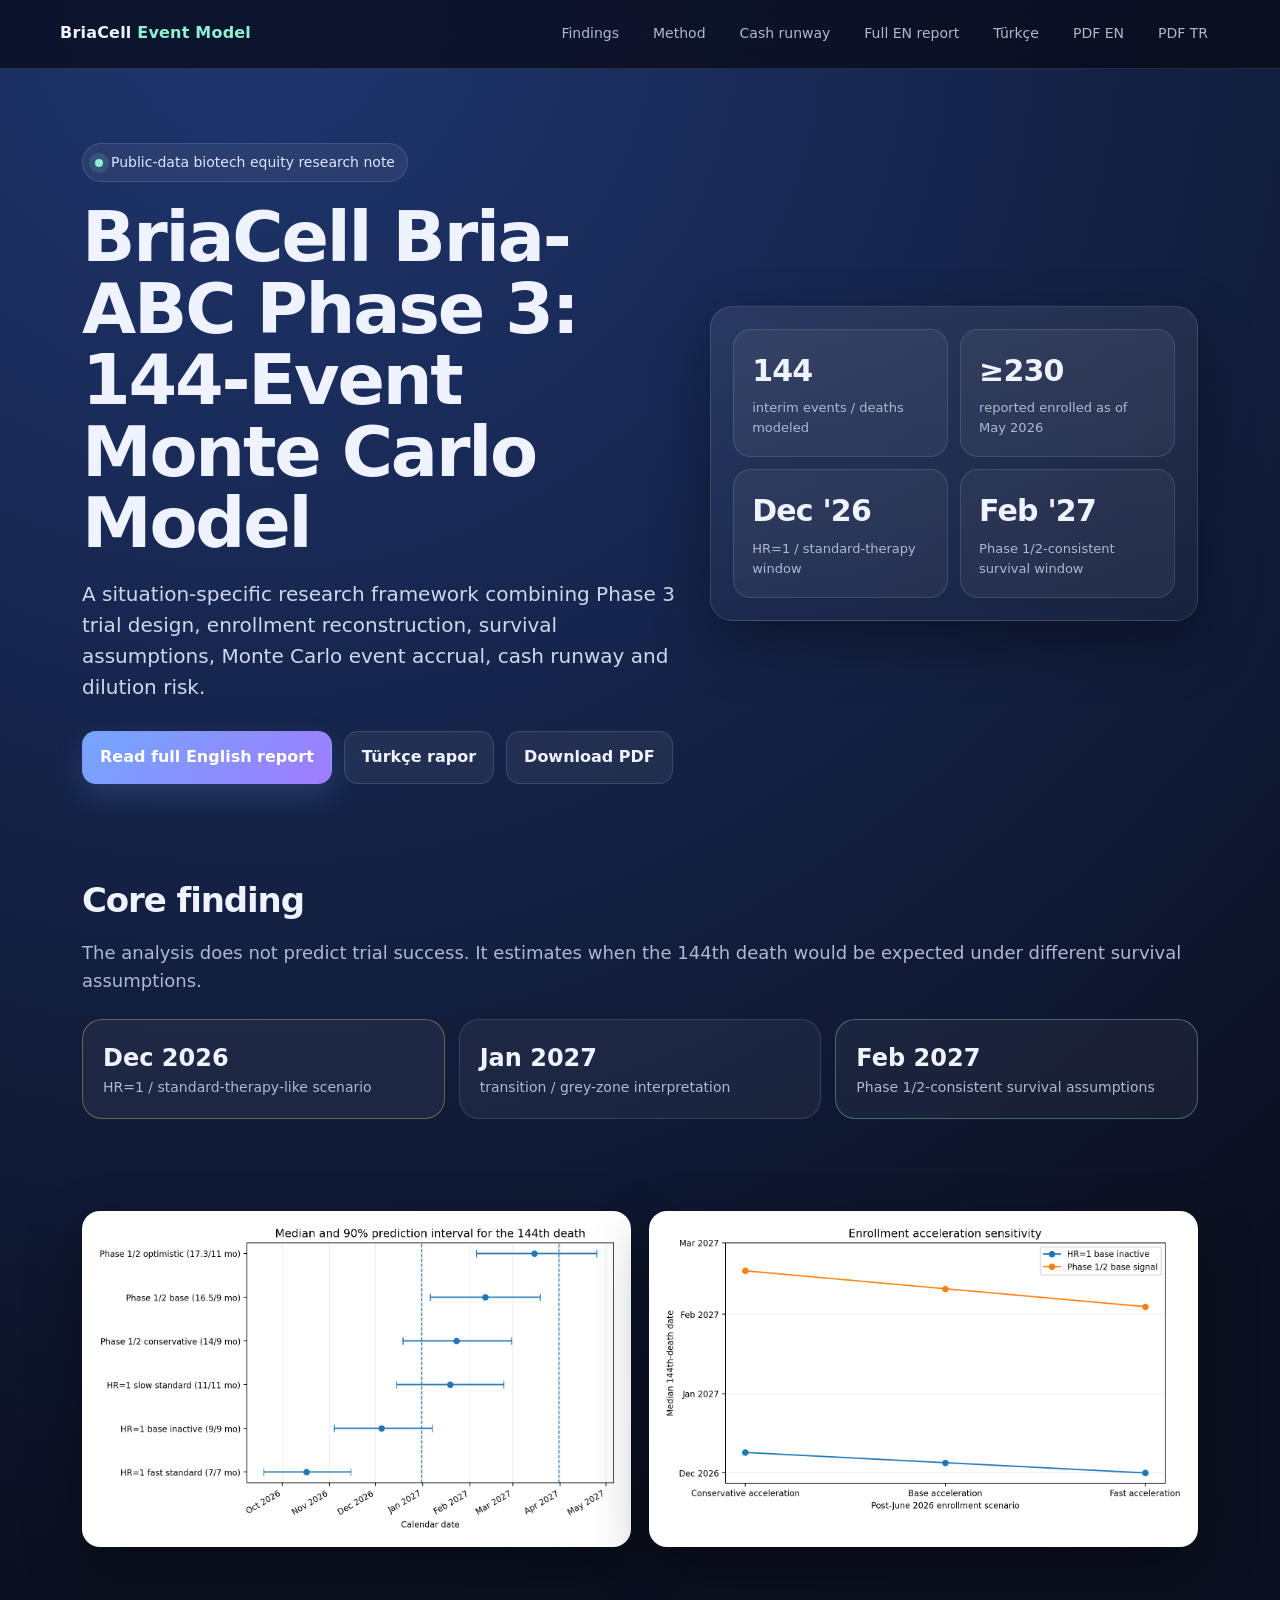
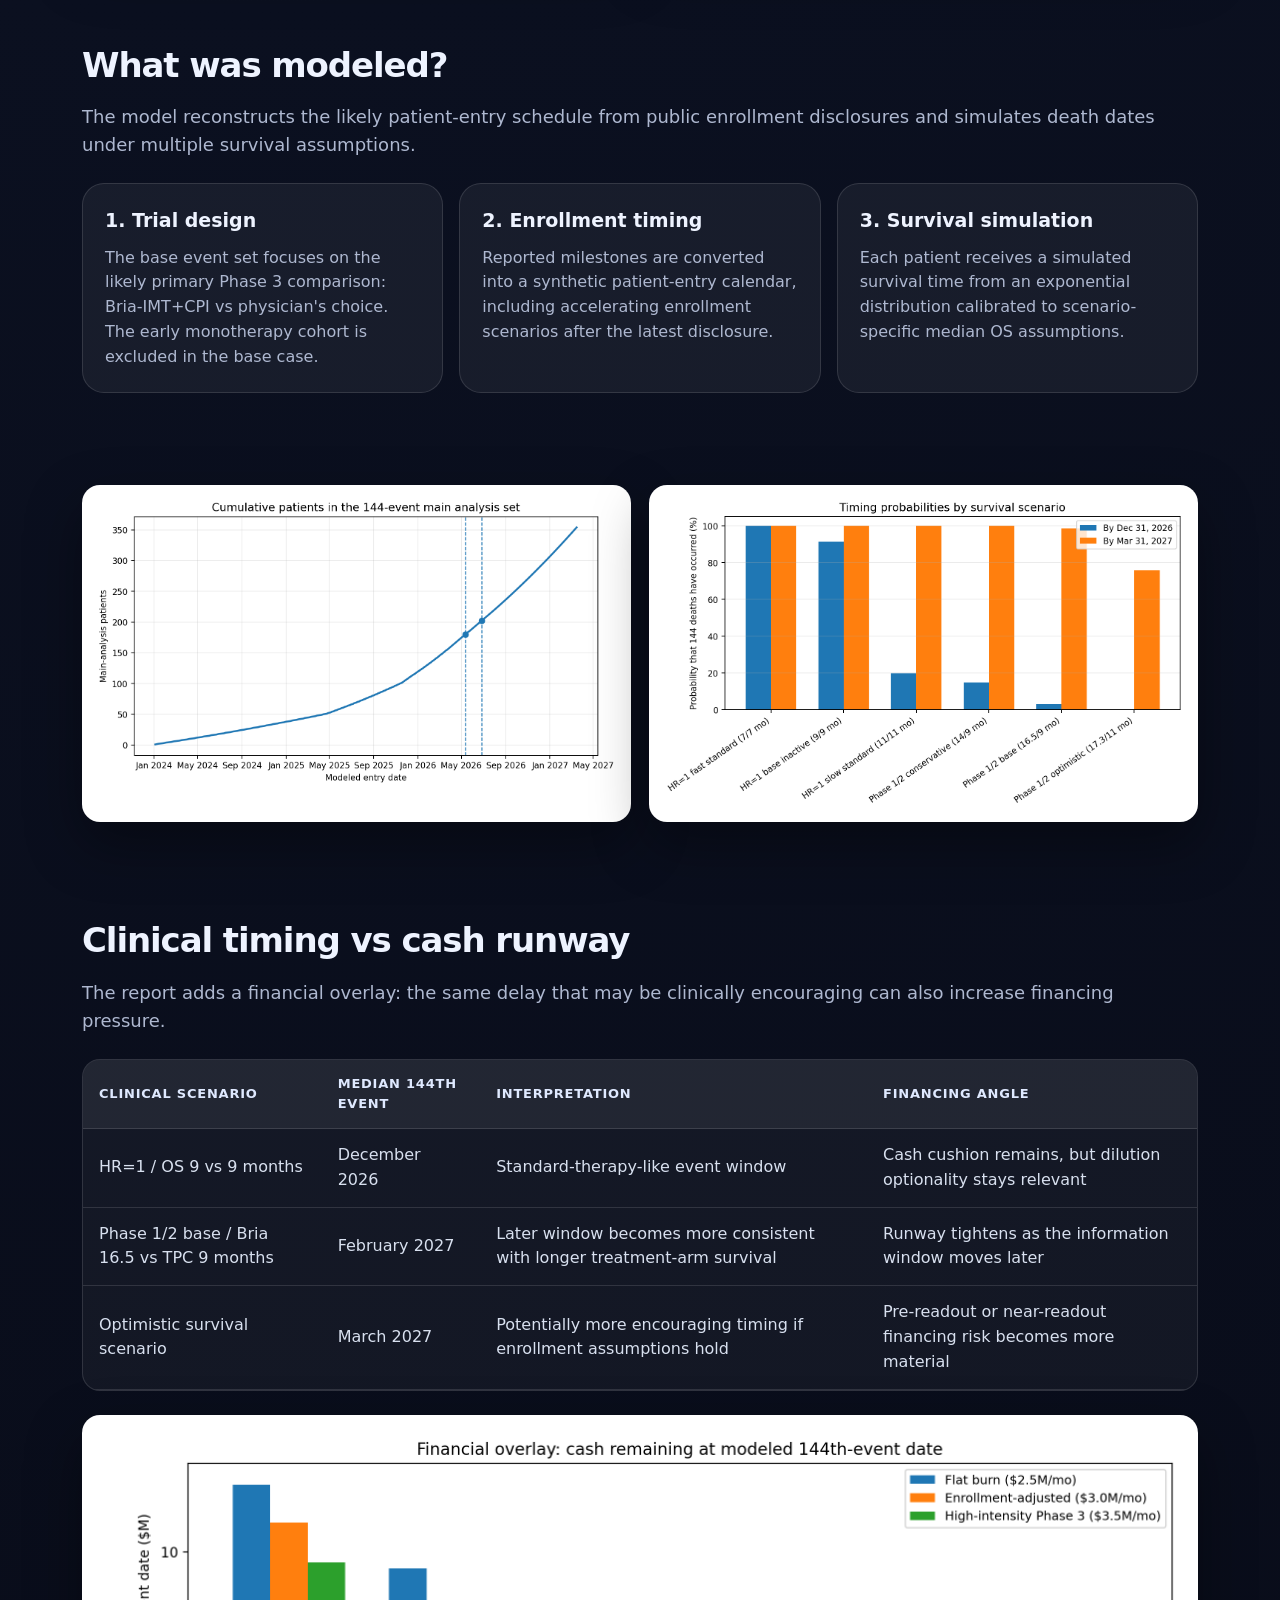
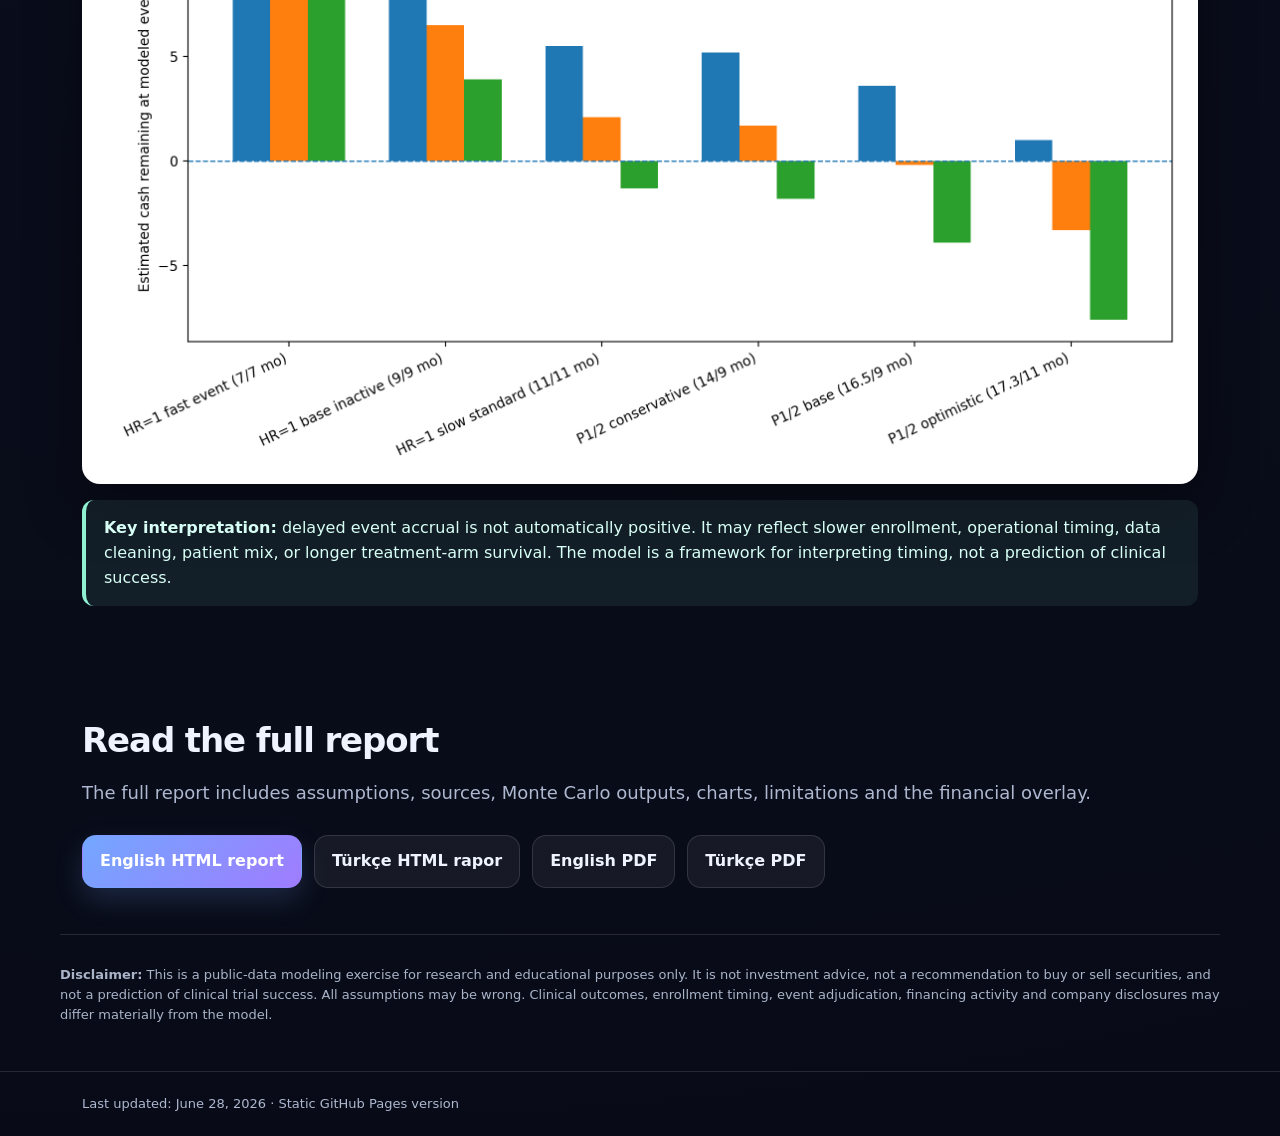
<file: index.html>
<!doctype html>
<html lang="en">
<head>
  <meta charset="utf-8">
  <meta name="viewport" content="width=device-width, initial-scale=1">
  <title>BriaCell Bria-ABC 144-Event Monte Carlo Research Note</title>
  <meta name="description" content="Public-data event-accrual Monte Carlo analysis of BriaCell's Bria-ABC Phase 3 144-event interim analysis, with enrollment timing, survival assumptions, cash runway and dilution risk.">
  <meta property="og:title" content="BriaCell Bria-ABC 144-Event Monte Carlo Research Note">
  <meta property="og:description" content="A situation-specific biotech equity research framework combining trial design, enrollment reconstruction, survival modeling, cash runway and dilution risk.">
  <meta property="og:type" content="website">
  <link rel="stylesheet" href="assets/css/style.css">
</head>
<body>
  <nav class="nav">
    <div class="container nav-inner">
      <a class="brand" href="./">BriaCell <span>Event Model</span></a>
      <div class="nav-links">
        <a href="#findings">Findings</a>
        <a href="#method">Method</a>
        <a href="#cash">Cash runway</a>
        <a href="reports/en.html">Full EN report</a>
        <a href="reports/tr.html">Türkçe</a>
        <a href="downloads/english-report.pdf">PDF EN</a>
        <a href="downloads/turkish-report.pdf">PDF TR</a>
      </div>
    </div>
  </nav>

  <header class="hero">
    <div class="container hero-grid">
      <div>
        <div class="eyebrow"><span class="dot"></span> Public-data biotech equity research note</div>
        <h1>BriaCell Bria-ABC Phase 3: 144-Event Monte Carlo Model</h1>
        <p class="lead">A situation-specific research framework combining Phase 3 trial design, enrollment reconstruction, survival assumptions, Monte Carlo event accrual, cash runway and dilution risk.</p>
        <div class="hero-actions">
          <a class="btn primary" href="reports/en.html">Read full English report</a>
          <a class="btn" href="reports/tr.html">Türkçe rapor</a>
          <a class="btn" href="downloads/english-report.pdf">Download PDF</a>
        </div>
      </div>
      <div class="metric-card">
        <div class="metric-grid">
          <div class="metric"><div class="num">144</div><div class="label">interim events / deaths modeled</div></div>
          <div class="metric"><div class="num">≥230</div><div class="label">reported enrolled as of May 2026</div></div>
          <div class="metric"><div class="num">Dec '26</div><div class="label">HR=1 / standard-therapy window</div></div>
          <div class="metric"><div class="num">Feb '27</div><div class="label">Phase 1/2-consistent survival window</div></div>
        </div>
      </div>
    </div>
  </header>

  <main>
    <section class="section" id="findings">
      <div class="container">
        <h2>Core finding</h2>
        <p class="sub">The analysis does not predict trial success. It estimates when the 144th death would be expected under different survival assumptions.</p>
        <div class="timeline">
          <div class="timebox warn"><div class="date">Dec 2026</div><div class="tag">HR=1 / standard-therapy-like scenario</div></div>
          <div class="timebox"><div class="date">Jan 2027</div><div class="tag">transition / grey-zone interpretation</div></div>
          <div class="timebox good"><div class="date">Feb 2027</div><div class="tag">Phase 1/2-consistent survival assumptions</div></div>
        </div>
      </div>
    </section>

    <section class="section">
      <div class="container charts">
        <div class="chart"><img src="assets/img/event_intervals.png" alt="Monte Carlo 144-event date intervals"></div>
        <div class="chart"><img src="assets/img/enrollment_sensitivity.png" alt="Enrollment sensitivity scenarios"></div>
      </div>
    </section>

    <section class="section" id="method">
      <div class="container">
        <h2>What was modeled?</h2>
        <p class="sub">The model reconstructs the likely patient-entry schedule from public enrollment disclosures and simulates death dates under multiple survival assumptions.</p>
        <div class="cards">
          <div class="card"><h3>1. Trial design</h3><p>The base event set focuses on the likely primary Phase 3 comparison: Bria-IMT+CPI vs physician's choice. The early monotherapy cohort is excluded in the base case.</p></div>
          <div class="card"><h3>2. Enrollment timing</h3><p>Reported milestones are converted into a synthetic patient-entry calendar, including accelerating enrollment scenarios after the latest disclosure.</p></div>
          <div class="card"><h3>3. Survival simulation</h3><p>Each patient receives a simulated survival time from an exponential distribution calibrated to scenario-specific median OS assumptions.</p></div>
        </div>
      </div>
    </section>

    <section class="section">
      <div class="container charts">
        <div class="chart"><img src="assets/img/cumulative_entries.png" alt="Cumulative main analysis entries"></div>
        <div class="chart"><img src="assets/img/probabilities.png" alt="Probability of event by selected dates"></div>
      </div>
    </section>

    <section class="section" id="cash">
      <div class="container">
        <h2>Clinical timing vs cash runway</h2>
        <p class="sub">The report adds a financial overlay: the same delay that may be clinically encouraging can also increase financing pressure.</p>
        <div class="table-wrap">
          <table>
            <thead><tr><th>Clinical scenario</th><th>Median 144th event</th><th>Interpretation</th><th>Financing angle</th></tr></thead>
            <tbody>
              <tr><td>HR=1 / OS 9 vs 9 months</td><td>December 2026</td><td>Standard-therapy-like event window</td><td>Cash cushion remains, but dilution optionality stays relevant</td></tr>
              <tr><td>Phase 1/2 base / Bria 16.5 vs TPC 9 months</td><td>February 2027</td><td>Later window becomes more consistent with longer treatment-arm survival</td><td>Runway tightens as the information window moves later</td></tr>
              <tr><td>Optimistic survival scenario</td><td>March 2027</td><td>Potentially more encouraging timing if enrollment assumptions hold</td><td>Pre-readout or near-readout financing risk becomes more material</td></tr>
            </tbody>
          </table>
        </div>
        <br>
        <div class="chart"><img src="assets/img/cash_runway.png" alt="Cash runway matrix chart"></div>
        <p class="note"><strong>Key interpretation:</strong> delayed event accrual is not automatically positive. It may reflect slower enrollment, operational timing, data cleaning, patient mix, or longer treatment-arm survival. The model is a framework for interpreting timing, not a prediction of clinical success.</p>
      </div>
    </section>

    <section class="section">
      <div class="container">
        <h2>Read the full report</h2>
        <p class="sub">The full report includes assumptions, sources, Monte Carlo outputs, charts, limitations and the financial overlay.</p>
        <div class="hero-actions">
          <a class="btn primary" href="reports/en.html">English HTML report</a>
          <a class="btn" href="reports/tr.html">Türkçe HTML rapor</a>
          <a class="btn" href="downloads/english-report.pdf">English PDF</a>
          <a class="btn" href="downloads/turkish-report.pdf">Türkçe PDF</a>
        </div>
      </div>
    </section>
  </main>

  <div class="container disclaimer">
    <strong>Disclaimer:</strong> This is a public-data modeling exercise for research and educational purposes only. It is not investment advice, not a recommendation to buy or sell securities, and not a prediction of clinical trial success. All assumptions may be wrong. Clinical outcomes, enrollment timing, event adjudication, financing activity and company disclosures may differ materially from the model.
  </div>
  <footer class="footer"><div class="container">Last updated: June 28, 2026 · Static GitHub Pages version</div></footer>
</body>
</html>
</file>
<file: assets/css/style.css>
:root{
  --bg:#0b1020; --panel:#111831; --panel2:#17213d; --text:#eef3ff; --muted:#aeb8d0;
  --line:rgba(255,255,255,.12); --accent:#73a7ff; --accent2:#8ff0d2; --warn:#ffd166;
  --shadow:0 22px 55px rgba(0,0,0,.36); --radius:22px;
}
*{box-sizing:border-box} html{scroll-behavior:smooth} body{margin:0;font-family:Inter,ui-sans-serif,system-ui,-apple-system,Segoe UI,Roboto,Arial,sans-serif;background:radial-gradient(circle at 20% 0%,#1f3670 0,#0b1020 36%,#080b17 100%);color:var(--text);line-height:1.55}
a{color:inherit;text-decoration:none}.container{max-width:1160px;margin:0 auto;padding:0 22px}.nav{position:sticky;top:0;z-index:20;background:rgba(8,11,23,.72);backdrop-filter:blur(14px);border-bottom:1px solid var(--line)}.nav-inner{display:flex;align-items:center;justify-content:space-between;gap:18px;padding:14px 0}.brand{font-weight:800;letter-spacing:.2px}.brand span{color:var(--accent2)}.nav-links{display:flex;flex-wrap:wrap;gap:10px}.nav-links a{font-size:14px;color:var(--muted);padding:8px 11px;border:1px solid transparent;border-radius:999px}.nav-links a:hover{color:var(--text);border-color:var(--line);background:rgba(255,255,255,.05)}.hero{padding:74px 0 44px}.hero-grid{display:grid;grid-template-columns:1.1fr .9fr;gap:32px;align-items:center}.eyebrow{display:inline-flex;gap:8px;align-items:center;color:#dce7ff;border:1px solid var(--line);background:rgba(255,255,255,.06);padding:8px 12px;border-radius:999px;font-size:14px}.dot{width:8px;height:8px;border-radius:50%;background:var(--accent2);box-shadow:0 0 0 6px rgba(143,240,210,.12)}h1{font-size:clamp(38px,6vw,70px);line-height:1.02;margin:20px 0 18px;letter-spacing:-2.2px}.lead{font-size:20px;color:#cfd8eb;max-width:760px}.hero-actions{display:flex;flex-wrap:wrap;gap:12px;margin-top:28px}.btn{display:inline-flex;align-items:center;gap:9px;padding:13px 17px;border-radius:14px;font-weight:700;border:1px solid var(--line);background:rgba(255,255,255,.06)}.btn.primary{background:linear-gradient(135deg,var(--accent),#9f7cff);border-color:transparent;color:white;box-shadow:0 12px 28px rgba(115,167,255,.18)}.btn:hover{transform:translateY(-1px)}.metric-card{background:linear-gradient(180deg,rgba(255,255,255,.08),rgba(255,255,255,.03));border:1px solid var(--line);border-radius:var(--radius);box-shadow:var(--shadow);padding:22px}.metric-grid{display:grid;grid-template-columns:1fr 1fr;gap:12px}.metric{border:1px solid var(--line);background:rgba(255,255,255,.05);padding:18px;border-radius:18px}.metric .num{font-size:30px;font-weight:850;letter-spacing:-.8px}.metric .label{font-size:13px;color:var(--muted);margin-top:4px}.section{padding:46px 0}.section h2{font-size:34px;letter-spacing:-1.1px;margin:0 0 12px}.section p.sub{color:var(--muted);font-size:18px;margin:0 0 24px}.cards{display:grid;grid-template-columns:repeat(3,1fr);gap:16px}.card{background:rgba(255,255,255,.055);border:1px solid var(--line);border-radius:var(--radius);padding:22px}.card h3{margin:0 0 10px;font-size:19px}.card p{color:var(--muted);margin:0}.timeline{display:grid;grid-template-columns:repeat(3,1fr);gap:14px}.timebox{padding:20px;border-radius:20px;border:1px solid var(--line);background:rgba(255,255,255,.05)}.timebox .date{font-size:24px;font-weight:850}.timebox .tag{color:var(--muted);font-size:14px}.timebox.good{border-color:rgba(143,240,210,.35)}.timebox.warn{border-color:rgba(255,209,102,.35)}.charts{display:grid;grid-template-columns:1fr 1fr;gap:18px}.chart{background:white;border-radius:18px;padding:10px;border:1px solid var(--line);box-shadow:var(--shadow)}.chart img{display:block;width:100%;border-radius:12px}.table-wrap{overflow:auto;border:1px solid var(--line);border-radius:18px;background:rgba(255,255,255,.045)}table{width:100%;border-collapse:collapse;min-width:780px}th,td{padding:14px 16px;border-bottom:1px solid var(--line);text-align:left}th{color:#dfe9ff;background:rgba(255,255,255,.06);font-size:13px;text-transform:uppercase;letter-spacing:.06em}td{color:#d8e0ef}.note{border-left:4px solid var(--accent2);padding:16px 18px;background:rgba(143,240,210,.08);border-radius:12px;color:#d8fff5}.disclaimer{font-size:13px;color:#aab4c9;border-top:1px solid var(--line);padding:30px 0 46px}.footer{color:var(--muted);font-size:13px;padding:22px 0;border-top:1px solid var(--line)}@media(max-width:900px){.hero-grid,.charts{grid-template-columns:1fr}.cards,.timeline{grid-template-columns:1fr}.metric-grid{grid-template-columns:1fr}.nav-inner{align-items:flex-start;flex-direction:column}h1{letter-spacing:-1.2px}}
</file>
